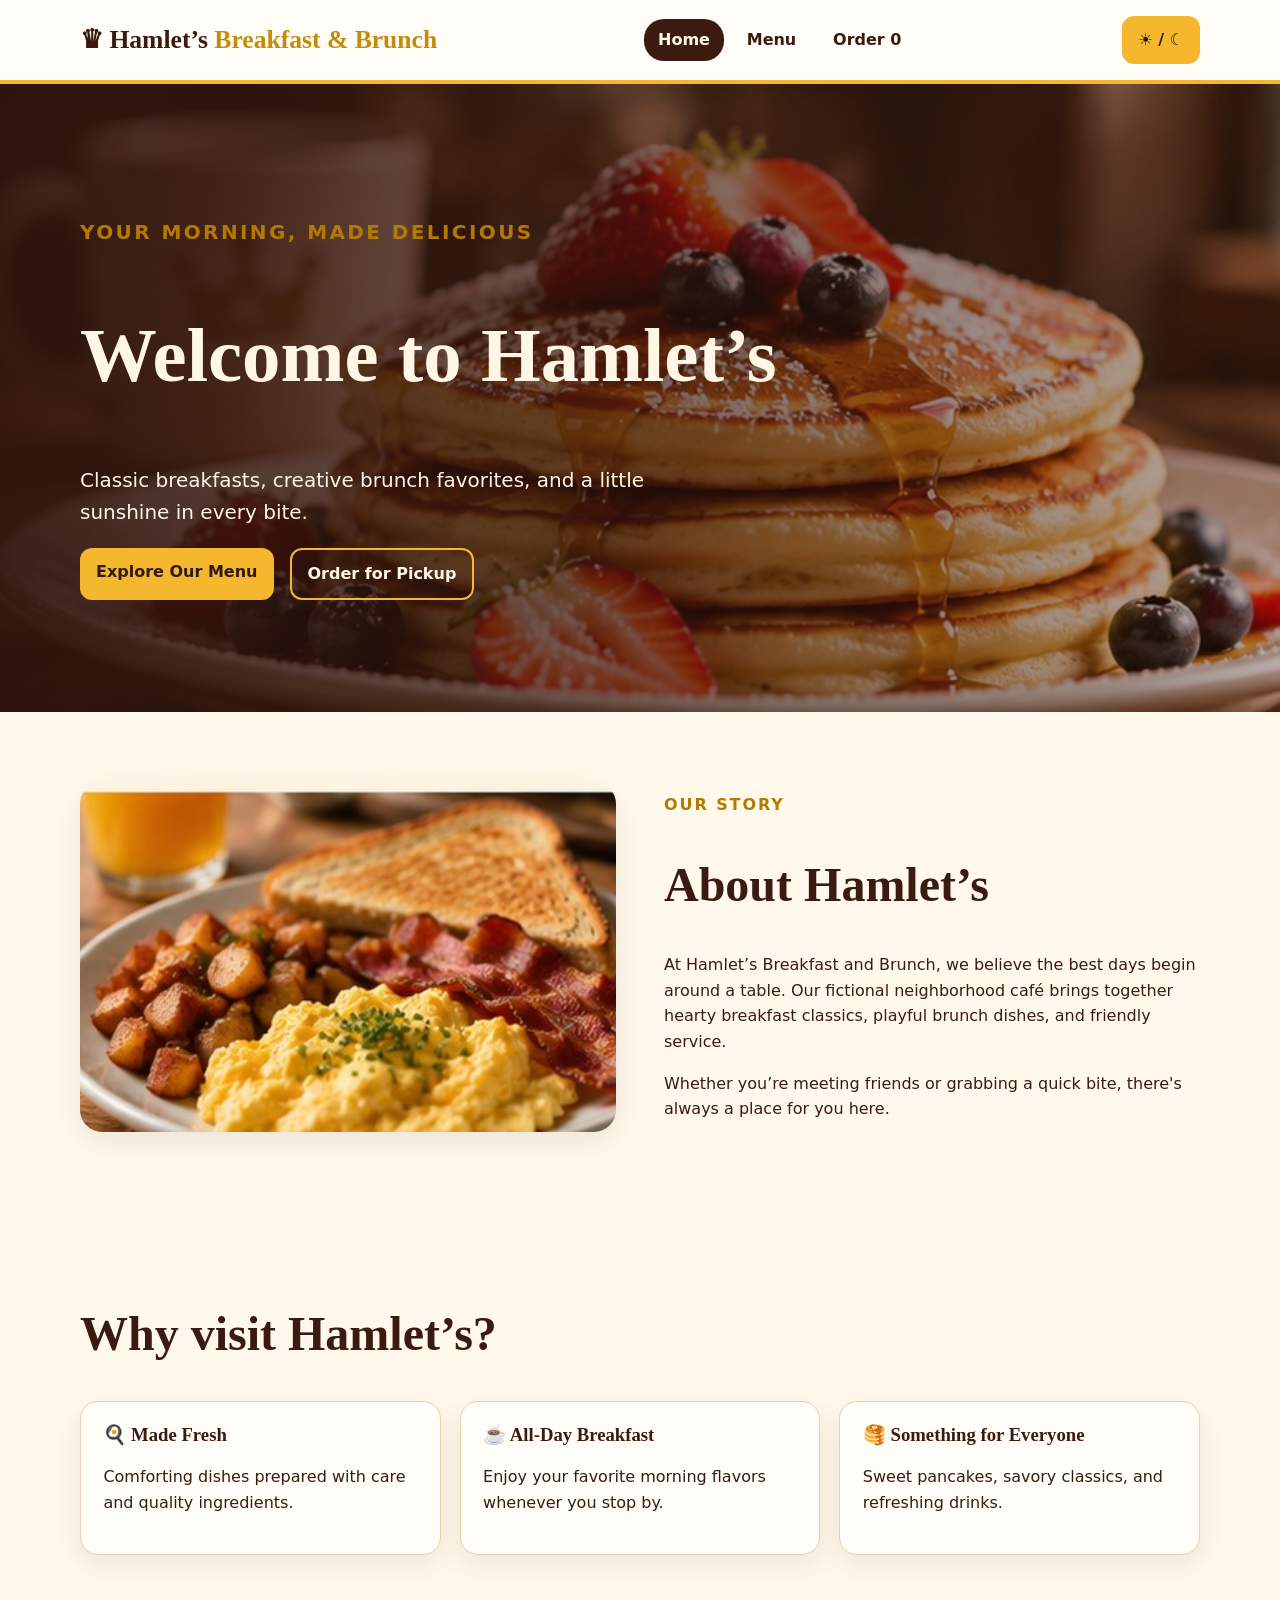
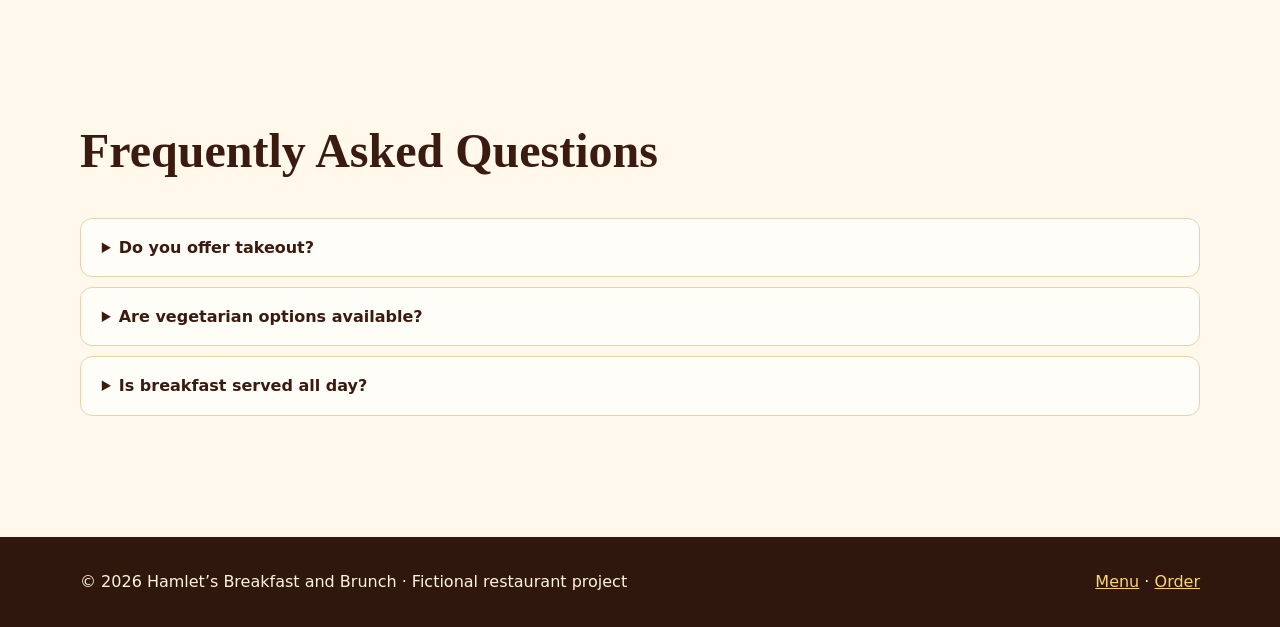
<file: index.html>
<!doctype html><html lang="en"><head><meta charset="utf-8"><meta name="viewport" content="width=device-width,initial-scale=1"><meta name="description" content="Welcome to Hamlet's Breakfast and Brunch, your cozy spot for fresh breakfast favorites."><title>Home | Hamlet's Breakfast and Brunch</title><link rel="stylesheet" href="style.css"><script src="script.js" defer></script></head><body><header class="site-header"><div class="container header-inner"><a class="brand" href="index.html">♛ Hamlet’s <span>Breakfast & Brunch</span></a><nav class="nav" aria-label="Main navigation"><a href="index.html" aria-current="page">Home</a><a href="menu.html">Menu</a><a href="order.html">Order <span id="cart-count" aria-label="items in cart">0</span></a></nav><button id="theme-toggle" class="theme-toggle" type="button" aria-label="Toggle dark mode" aria-pressed="false">☀ / ☾</button></div></header><main><section class="hero"><div class="container"><p class="eyebrow">Your morning, made delicious</p><h1>Welcome to Hamlet’s</h1><p>Classic breakfasts, creative brunch favorites, and a little sunshine in every bite.</p><div class="actions"><a class="button" href="menu.html">Explore Our Menu</a><a class="button secondary" href="order.html">Order for Pickup</a></div></div></section><section class="section"><div class="container split"><img class="photo" src="images/breakfast.jpg" alt="Fresh scrambled eggs, bacon, potatoes, and toast served for breakfast"><div><p class="eyebrow">Our story</p><h2>About Hamlet’s</h2><p>At Hamlet’s Breakfast and Brunch, we believe the best days begin around a table. Our fictional neighborhood café brings together hearty breakfast classics, playful brunch dishes, and friendly service.</p><p>Whether you’re meeting friends or grabbing a quick bite, there's always a place for you here.</p></div></div></section><section class="section"><div class="container"><h2>Why visit Hamlet’s?</h2><div class="features"><article class="card"><h3>🍳 Made Fresh</h3><p>Comforting dishes prepared with care and quality ingredients.</p></article><article class="card"><h3>☕ All-Day Breakfast</h3><p>Enjoy your favorite morning flavors whenever you stop by.</p></article><article class="card"><h3>🥞 Something for Everyone</h3><p>Sweet pancakes, savory classics, and refreshing drinks.</p></article></div></div></section><section class="section faq"><div class="container"><h2>Frequently Asked Questions</h2><details><summary>Do you offer takeout?</summary><p>Yes! Build a demonstration pickup order using our Order page.</p></details><details><summary>Are vegetarian options available?</summary><p>Yes. Try our Garden Veggie Omelet or Berry Yogurt Parfait.</p></details><details><summary>Is breakfast served all day?</summary><p>Absolutely. Our fictional café celebrates breakfast at any hour.</p></details></div></section></main><footer class="footer"><div class="container footer-inner"><span>© 2026 Hamlet’s Breakfast and Brunch · Fictional restaurant project</span><span><a href="menu.html">Menu</a> · <a href="order.html">Order</a></span></div></footer></body></html>
</file>
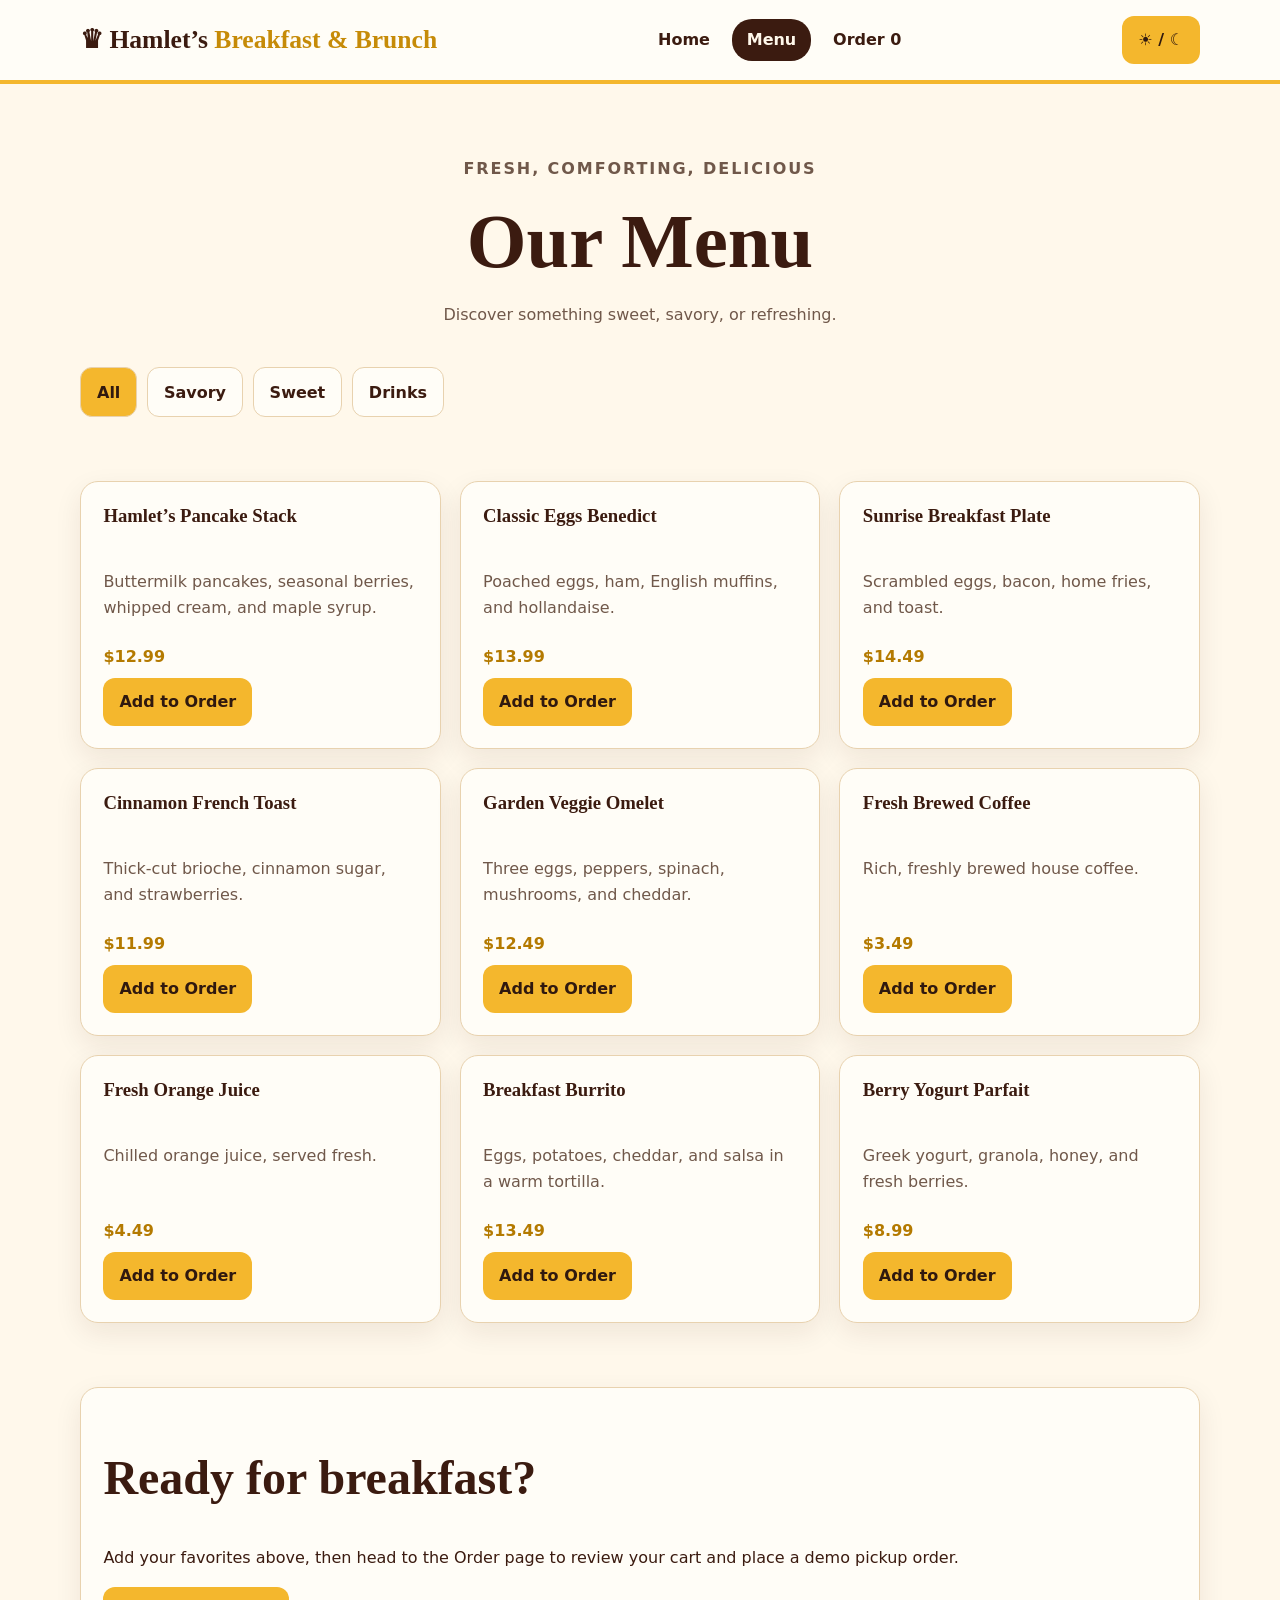
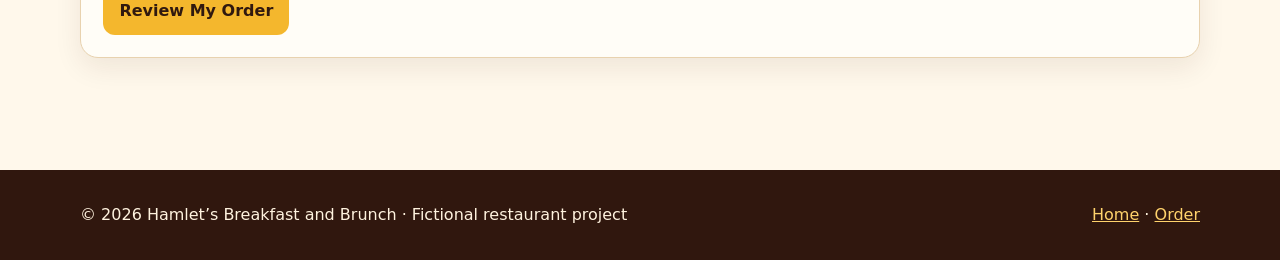
<file: menu.html>
<!doctype html><html lang="en"><head><meta charset="utf-8"><meta name="viewport" content="width=device-width,initial-scale=1"><meta name="description" content="Explore the delicious breakfast and brunch menu at Hamlet's."><title>Menu | Hamlet's Breakfast and Brunch</title><link rel="stylesheet" href="style.css"><script src="script.js" defer></script></head><body><header class="site-header"><div class="container header-inner"><a class="brand" href="index.html">♛ Hamlet’s <span>Breakfast & Brunch</span></a><nav class="nav" aria-label="Main navigation"><a href="index.html">Home</a><a href="menu.html" aria-current="page">Menu</a><a href="order.html">Order <span id="cart-count" aria-label="items in cart">0</span></a></nav><button id="theme-toggle" class="theme-toggle" type="button" aria-label="Toggle dark mode" aria-pressed="false">☀ / ☾</button></div></header><main class="container"><div class="page-intro"><p class="eyebrow">Fresh, comforting, delicious</p><h1>Our Menu</h1><p>Discover something sweet, savory, or refreshing.</p></div><section aria-label="Browse menu"><div class="filters" role="group" aria-label="Filter menu by category"><button class="filter active" data-filter="All" aria-pressed="true">All</button><button class="filter" data-filter="Savory" aria-pressed="false">Savory</button><button class="filter" data-filter="Sweet" aria-pressed="false">Sweet</button><button class="filter" data-filter="Drinks" aria-pressed="false">Drinks</button></div><p id="menu-status" class="status" role="status" aria-live="polite"></p><div id="menu-grid" class="menu-grid"></div></section><section class="section"><div class="card"><h2>Ready for breakfast?</h2><p>Add your favorites above, then head to the Order page to review your cart and place a demo pickup order.</p><a class="button" href="order.html">Review My Order</a></div></section></main><footer class="footer"><div class="container footer-inner"><span>© 2026 Hamlet’s Breakfast and Brunch · Fictional restaurant project</span><span><a href="index.html">Home</a> · <a href="order.html">Order</a></span></div></footer></body></html>
</file>
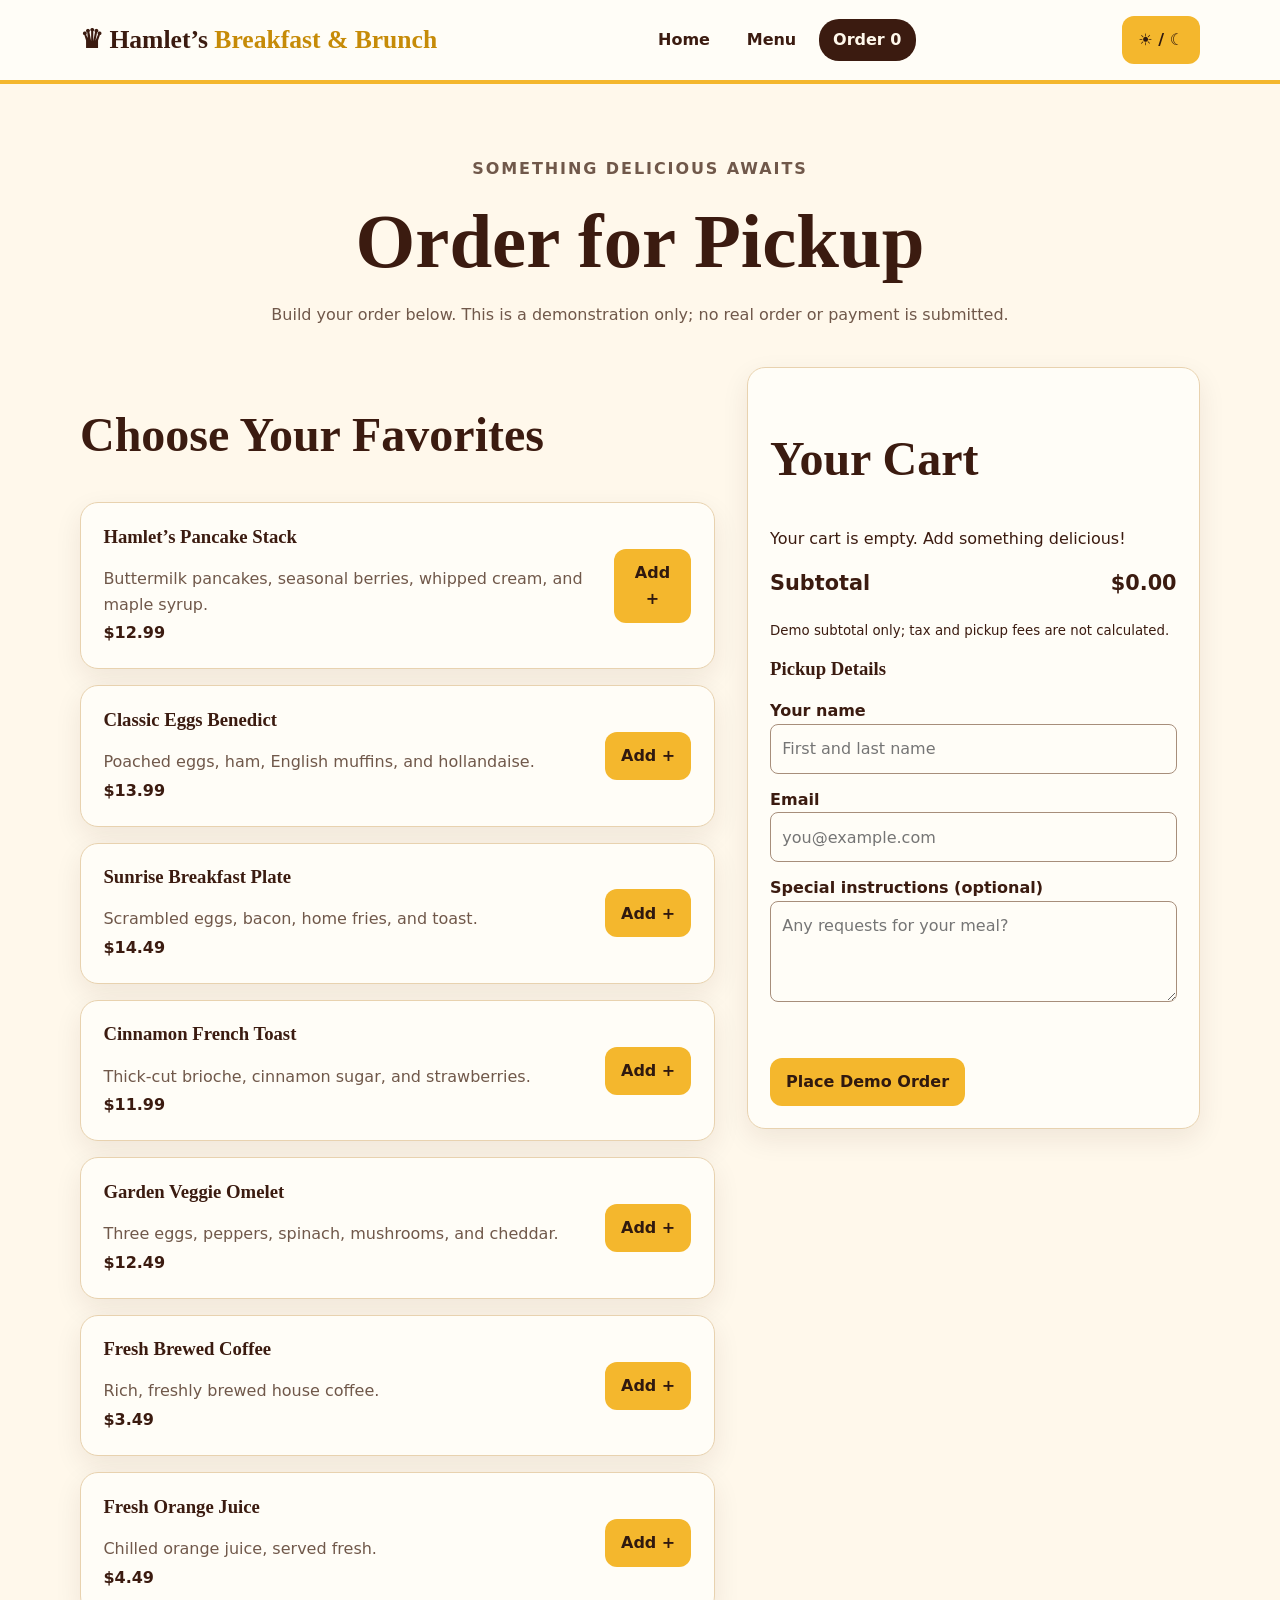
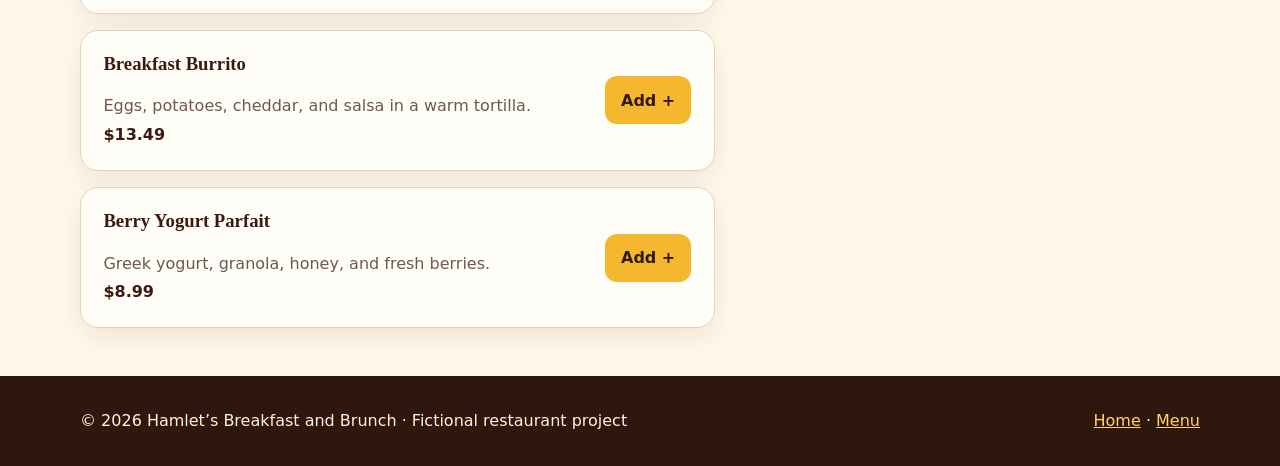
<file: order.html>
<!doctype html><html lang="en"><head><meta charset="utf-8"><meta name="viewport" content="width=device-width,initial-scale=1"><meta name="description" content="Build a demonstration pickup order from Hamlet's Breakfast and Brunch."><title>Order | Hamlet's Breakfast and Brunch</title><link rel="stylesheet" href="style.css"><script src="script.js" defer></script></head><body><header class="site-header"><div class="container header-inner"><a class="brand" href="index.html">♛ Hamlet’s <span>Breakfast & Brunch</span></a><nav class="nav" aria-label="Main navigation"><a href="index.html">Home</a><a href="menu.html">Menu</a><a href="order.html" aria-current="page">Order <span id="cart-count" aria-label="items in cart">0</span></a></nav><button id="theme-toggle" class="theme-toggle" type="button" aria-label="Toggle dark mode" aria-pressed="false">☀ / ☾</button></div></header><main class="container"><div class="page-intro"><p class="eyebrow">Something delicious awaits</p><h1>Order for Pickup</h1><p>Build your order below. This is a demonstration only; no real order or payment is submitted.</p></div><div class="order-layout"><section aria-label="Available food and drinks"><h2>Choose Your Favorites</h2><div id="order-list" class="order-list"></div></section><aside class="card cart" aria-label="Shopping cart and checkout"><h2>Your Cart</h2><div id="cart-items" aria-live="polite"></div><div class="total"><span>Subtotal</span><span id="cart-total">$0.00</span></div><p><small>Demo subtotal only; tax and pickup fees are not calculated.</small></p><h3>Pickup Details</h3><form id="checkout-form"><label for="customerName">Your name</label><input id="customerName" name="customerName" autocomplete="name" minlength="2" maxlength="80" required placeholder="First and last name"><label for="customerEmail">Email</label><input id="customerEmail" name="customerEmail" type="email" autocomplete="email" required placeholder="you@example.com"><label for="orderNotes">Special instructions (optional)</label><textarea id="orderNotes" name="orderNotes" maxlength="300" rows="3" placeholder="Any requests for your meal?"></textarea><p id="checkout-status" class="status" role="status" aria-live="polite"></p><button class="button" type="submit">Place Demo Order</button></form></aside></div></main><footer class="footer"><div class="container footer-inner"><span>© 2026 Hamlet’s Breakfast and Brunch · Fictional restaurant project</span><span><a href="index.html">Home</a> · <a href="menu.html">Menu</a></span></div></footer></body></html>
</file>
<file: style.css>
:root{--bg:#fff8eb;--surface:#fffdf7;--ink:#3b1b10;--muted:#70584a;--gold:#f4b72d;--line:#e8d2af;--shadow:0 10px 28px #3b1b1015}body.dark{--bg:#211712;--surface:#32231c;--ink:#fff3df;--muted:#d3b9a5;--line:#614a37;--shadow:0 10px 28px #0004}*{box-sizing:border-box}body{margin:0;background:var(--bg);color:var(--ink);font:16px/1.6 system-ui,Arial,sans-serif}h1,h2,h3,.brand{font-family:Georgia,serif;line-height:1.15}h1{font-size:clamp(2.5rem,6vw,5rem)}h2{font-size:clamp(2rem,4vw,3rem)}a{color:inherit}button,input,textarea{font:inherit}button,.button{cursor:pointer;border:0;border-radius:12px;padding:.7rem 1rem;font-weight:700}.button,.primary{display:inline-block;background:var(--gold);color:#30190f;text-decoration:none}.secondary{background:transparent;border:2px solid var(--gold);color:inherit}.button:hover,button:hover{filter:brightness(.95)}:focus-visible{outline:3px solid #1689d5;outline-offset:3px}.container{width:min(1120px,92%);margin:auto}.site-header{background:var(--surface);border-bottom:4px solid var(--gold);position:sticky;top:0;z-index:10}.header-inner{display:flex;align-items:center;justify-content:space-between;gap:1rem;padding:1rem 0}.brand{font-size:1.6rem;font-weight:bold;text-decoration:none}.brand span{color:#c68b08}.nav{display:flex;align-items:center;gap:.5rem}.nav a{text-decoration:none;padding:.5rem .9rem;border-radius:20px;font-weight:700}.nav a[aria-current=page],.nav a:hover{background:var(--ink);color:var(--bg)}.theme-toggle{background:var(--gold);color:#30190f}.hero{background:linear-gradient(90deg,#2e130de8,#2e130d55),url('images/pancakes.jpg') center/cover;color:#fff6e6;padding:7rem 0}.hero p{font-size:1.25rem;max-width:570px}.actions{display:flex;gap:1rem;flex-wrap:wrap}.section{padding:4rem 0}.split{display:grid;grid-template-columns:1fr 1fr;align-items:center;gap:3rem}.photo{width:100%;height:350px;object-fit:cover;border-radius:22px;box-shadow:var(--shadow)}.features,.menu-grid{display:grid;grid-template-columns:repeat(3,1fr);gap:1.2rem}.card{background:var(--surface);border:1px solid var(--line);border-radius:18px;padding:1.4rem;box-shadow:var(--shadow)}.card h3{margin-top:0}.eyebrow{font-weight:800;letter-spacing:.12em;color:#b47a00;text-transform:uppercase}.page-intro{text-align:center;padding:3.5rem 0 1.5rem}.page-intro h1{margin:.3rem 0}.page-intro p{color:var(--muted)}.filters{display:flex;gap:.6rem;flex-wrap:wrap;margin-bottom:1.5rem}.filter{background:var(--surface);border:1px solid var(--line);color:var(--ink)}.filter.active{background:var(--gold);color:#30190f}.price{font-weight:800;color:#b47a00}.menu-card{display:flex;flex-direction:column;gap:.5rem}.menu-card p{flex:1;color:var(--muted)}.menu-card .button{align-self:flex-start}.order-layout{display:grid;grid-template-columns:1.4fr 1fr;gap:2rem;align-items:start}.order-list{display:grid;gap:1rem}.order-row{display:flex;align-items:center;justify-content:space-between;gap:1rem}.order-row p{margin:.2rem 0;color:var(--muted)}.cart{position:sticky;top:105px}.cart-item{display:flex;justify-content:space-between;gap:1rem;border-bottom:1px solid var(--line);padding:.8rem 0}.cart-controls{display:flex;align-items:center;gap:.4rem}.cart-controls button{padding:.2rem .65rem;background:var(--gold)}.total{display:flex;justify-content:space-between;font-size:1.3rem;font-weight:bold;margin:1rem 0}label{display:block;font-weight:700;margin-top:.8rem}input,textarea{display:block;width:100%;padding:.7rem;border:1px solid #a78e7b;border-radius:8px;background:var(--surface);color:var(--ink)}.status{min-height:1.5rem;font-weight:700}.faq details{background:var(--surface);border:1px solid var(--line);padding:1rem 1.3rem;border-radius:12px;margin:.6rem 0}.faq summary{cursor:pointer;font-weight:700}.footer{background:#30170e;color:#fff3df;padding:2rem 0;margin-top:3rem}.footer a{color:#ffd36c}.footer-inner{display:flex;justify-content:space-between;gap:1rem;flex-wrap:wrap}.hidden{display:none!important}@media(max-width:750px){.header-inner{flex-wrap:wrap}.nav{width:100%;justify-content:center;flex-wrap:wrap}.nav a{padding:.35rem .65rem}.hero{padding:4rem 0}.split,.order-layout{grid-template-columns:1fr}.features,.menu-grid{grid-template-columns:1fr 1fr}.cart{position:static}.photo{height:270px}}@media(max-width:480px){.features,.menu-grid{grid-template-columns:1fr}.brand{font-size:1.35rem}.order-row{align-items:flex-start;flex-direction:column}.section{padding:2.5rem 0}}
</file>
